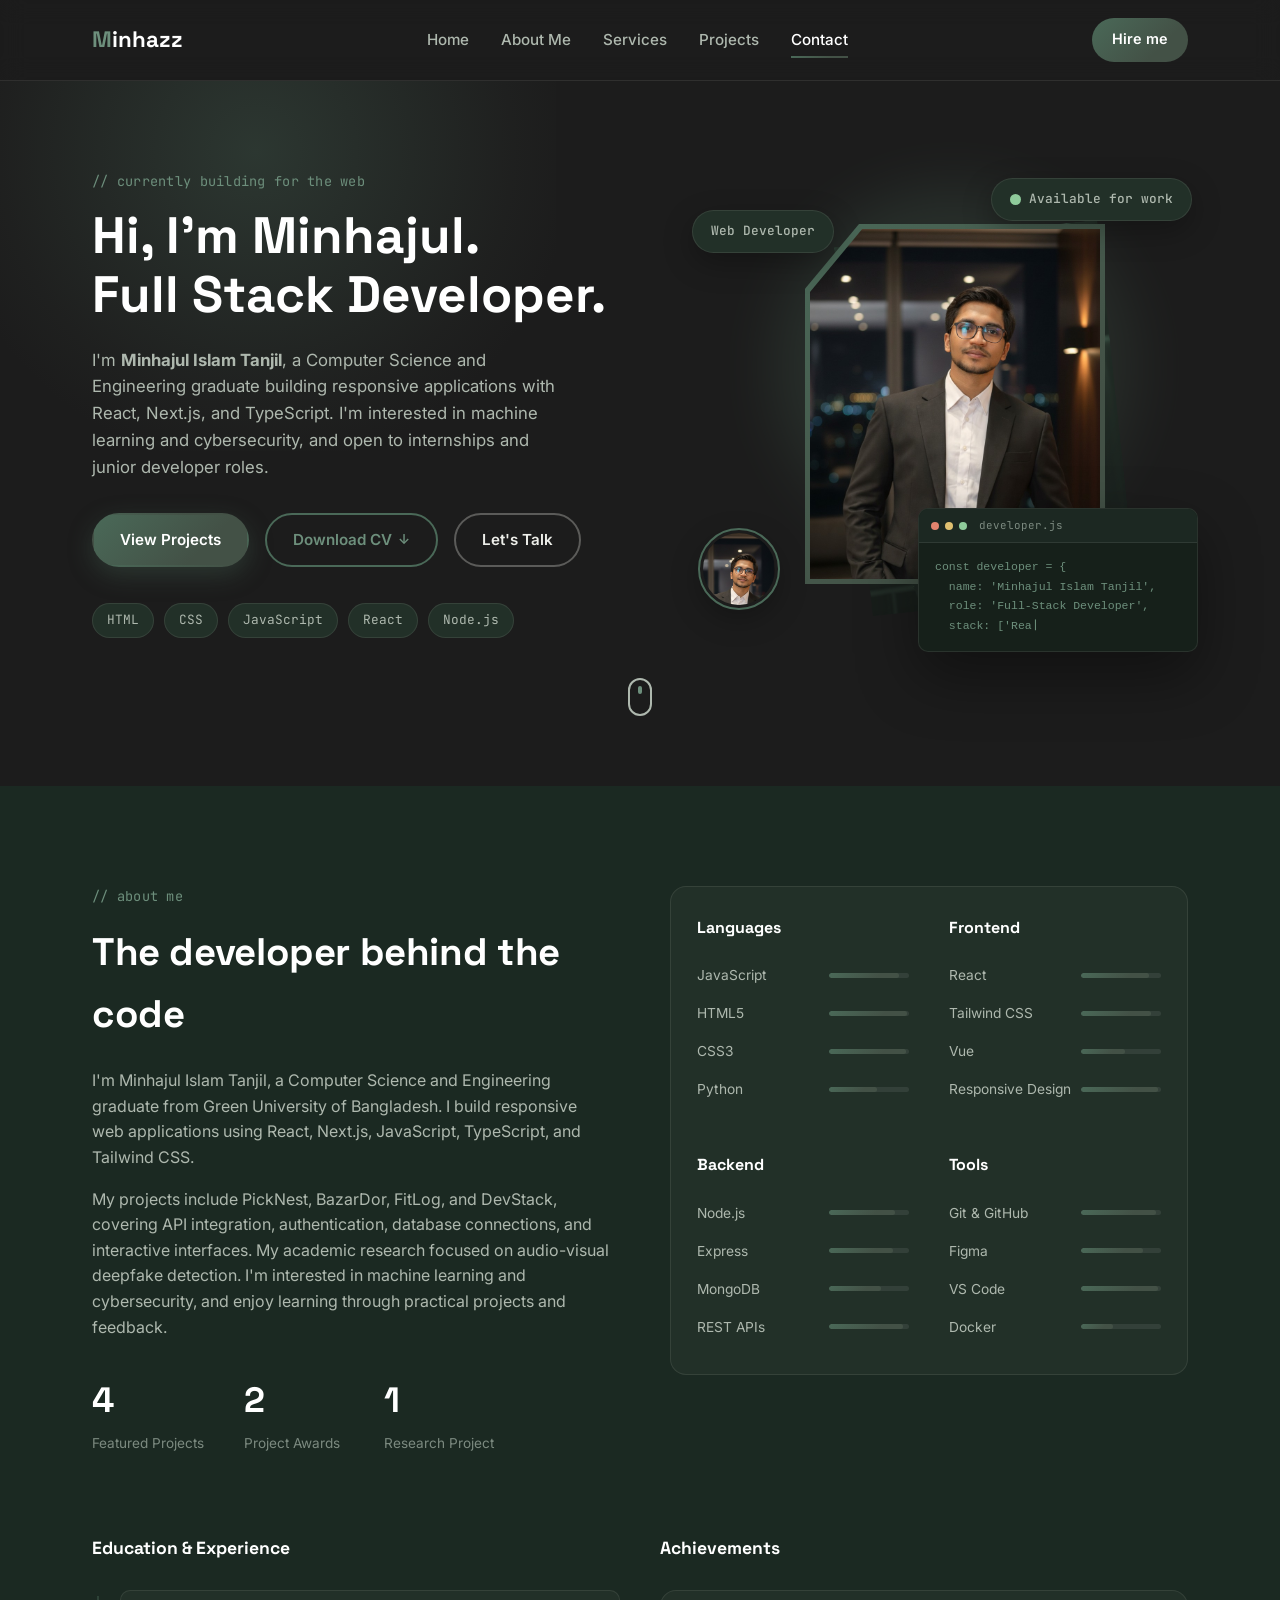
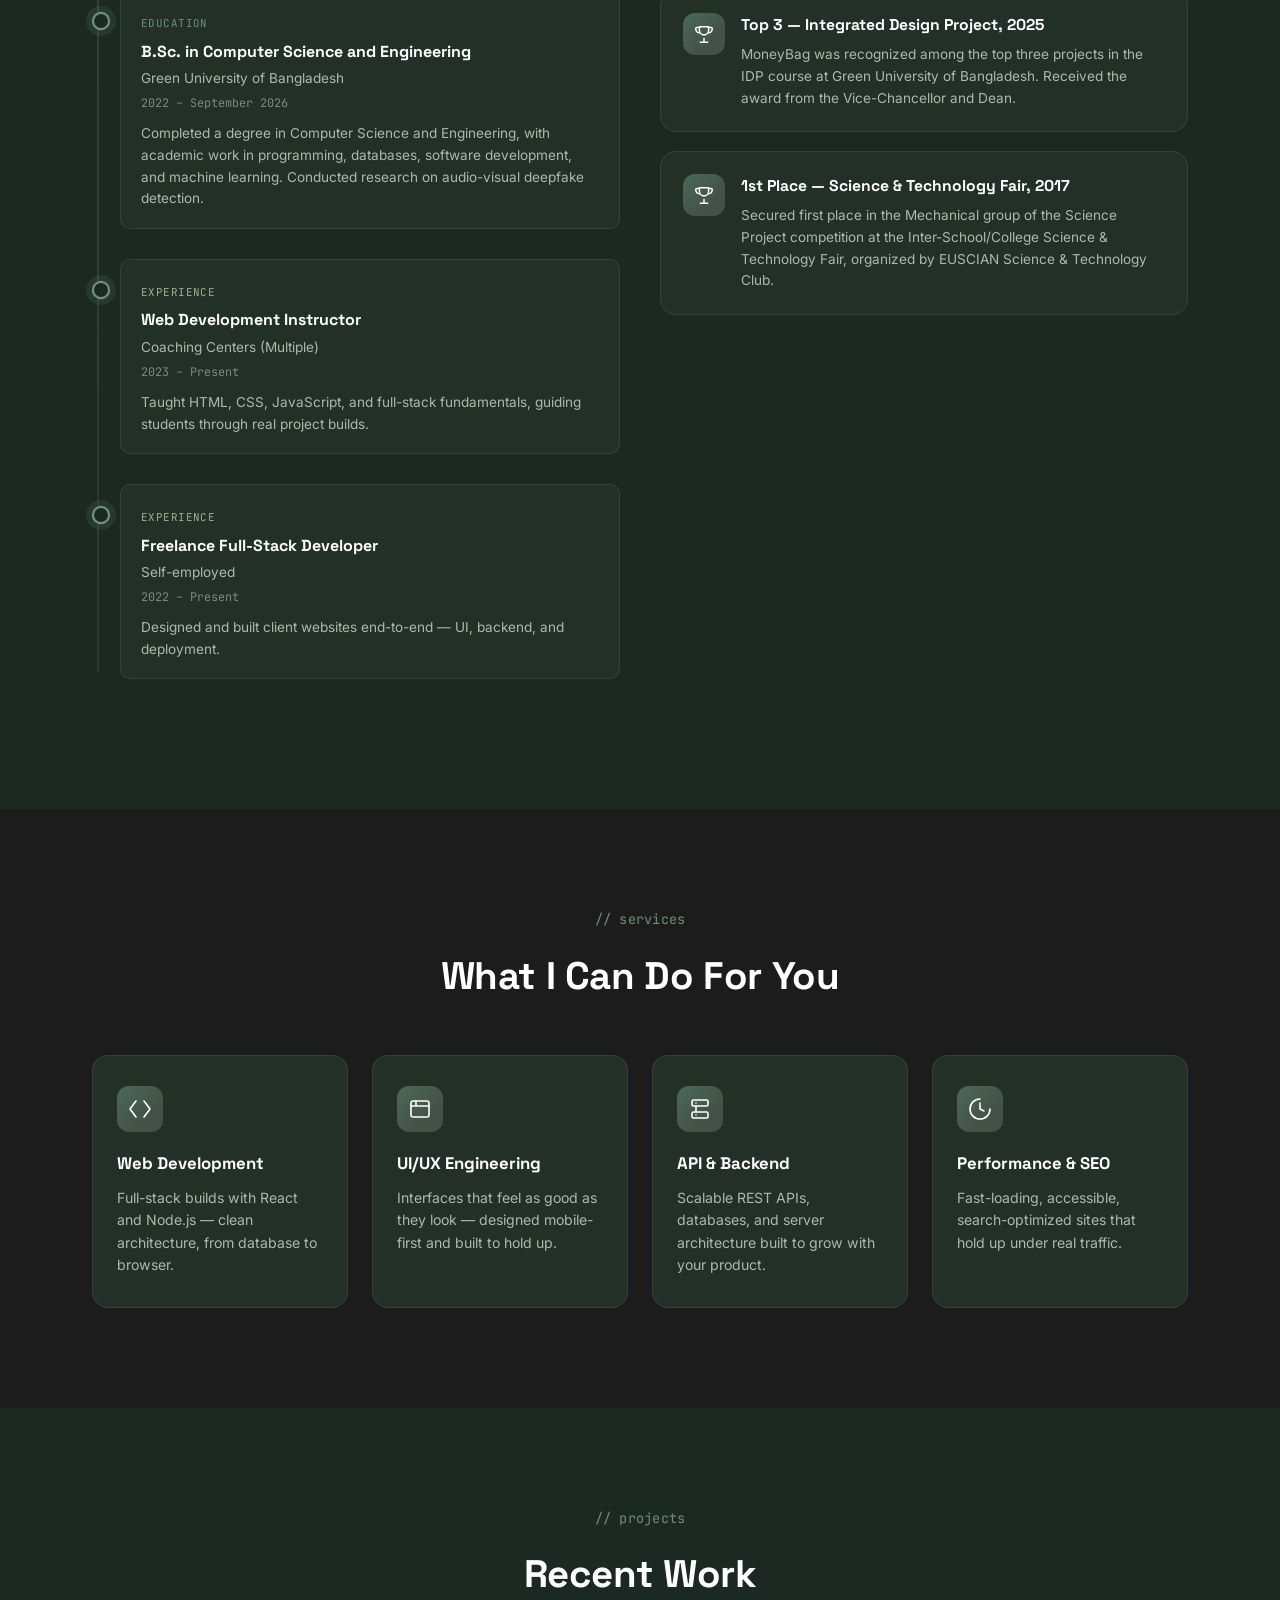
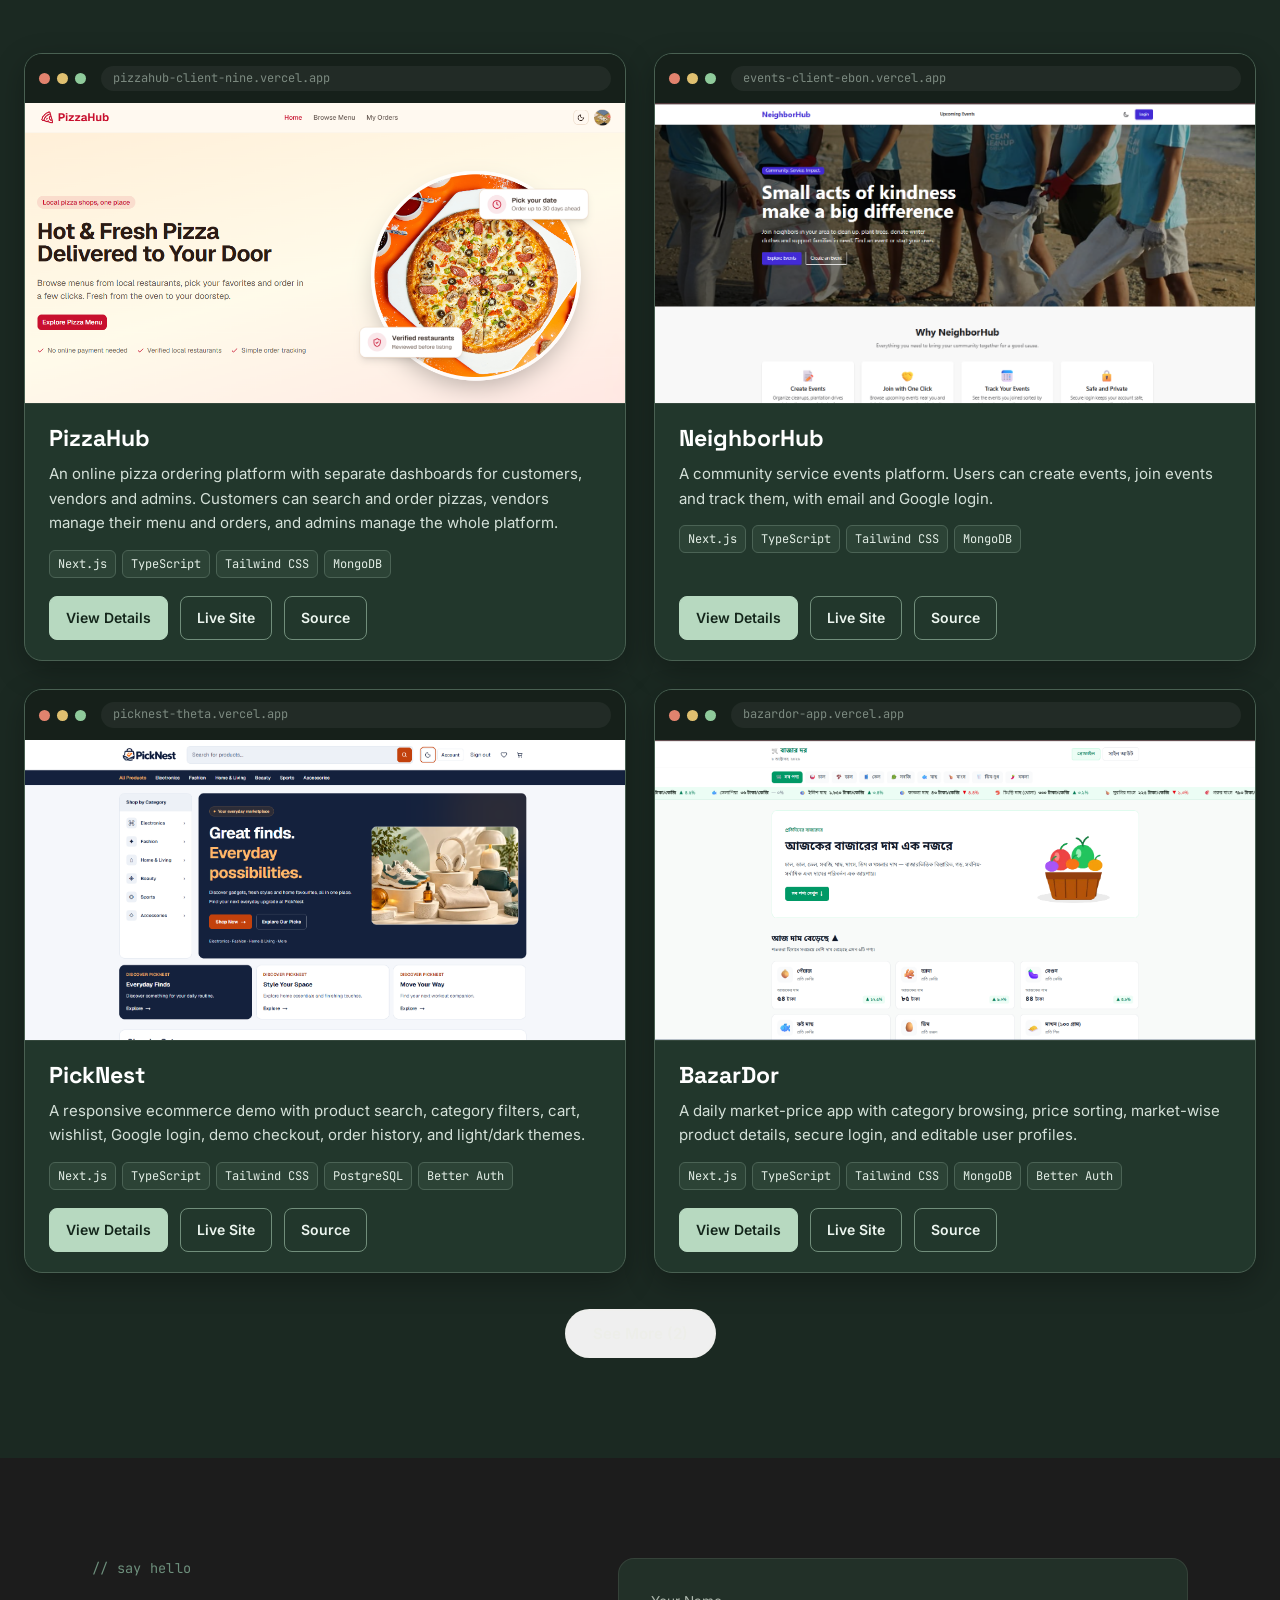
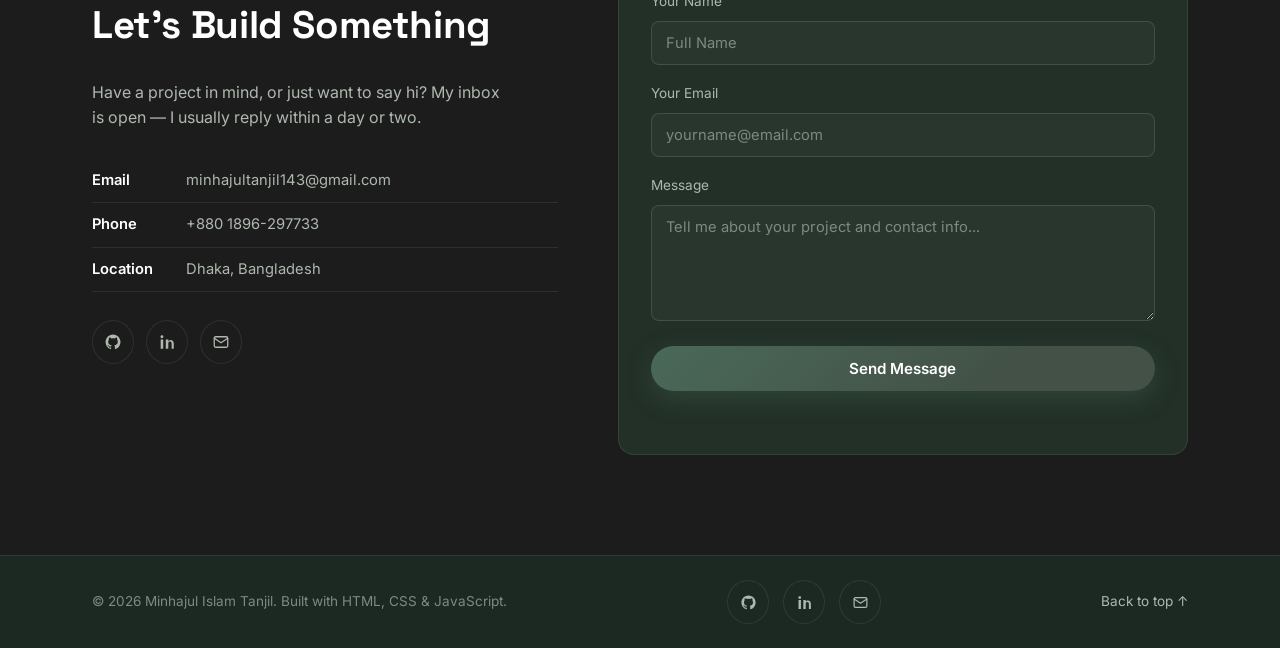
<file: index.html>
<!DOCTYPE html>
<html lang="en">
<head>

  <meta name="google-site-verification" content="hM2teZYd03EvE8UeW2uYf2Or7ngg2fahzRidM8pwPXE" />

  <meta charset="UTF-8">
  <meta name="viewport" content="width=device-width, initial-scale=1.0">

  <title>Minhajul Islam Tanjil | Full Stack Developer Portfolio</title>

  <meta
    name="description"
    content="Minhajul Islam Tanjil is a Computer Science and Engineering graduate from Green University of Bangladesh. Explore his web development projects, skills, research, and contact information."
  >

  <link rel="canonical" href="https://minhaz-portfolio-sooty.vercel.app/">

  <meta property="og:type" content="website">
  <meta property="og:site_name" content="Minhajul Islam Tanjil">
  <meta property="og:title" content="Minhajul Islam Tanjil | Full Stack Developer">
  <meta property="og:description" content="Explore my web development projects, skills, research, and achievements.">
  <meta property="og:url" content="https://minhaz-portfolio-sooty.vercel.app/">
  <meta property="og:image" content="https://minhaz-portfolio-sooty.vercel.app/profile.png">
  <meta property="og:image:alt" content="Minhajul Islam Tanjil">

  <meta name="twitter:card" content="summary">
  <meta name="twitter:title" content="Minhajul Islam Tanjil | Full Stack Developer">
  <meta name="twitter:description" content="Explore my web development projects, skills, research, and achievements.">
  <meta name="twitter:image" content="https://minhaz-portfolio-sooty.vercel.app/profile.png">

  <script type="application/ld+json">
    {
      "@context": "https://schema.org",
      "@type": "ProfilePage",
      "@id": "https://minhaz-portfolio-sooty.vercel.app/#profile",
      "url": "https://minhaz-portfolio-sooty.vercel.app/",
      "name": "Minhajul Islam Tanjil | Developer Portfolio",
      "mainEntity": {
        "@type": "Person",
        "@id": "https://minhaz-portfolio-sooty.vercel.app/#person",
        "name": "Minhajul Islam Tanjil",
        "url": "https://minhaz-portfolio-sooty.vercel.app/",
        "image": "https://minhaz-portfolio-sooty.vercel.app/profile.png",
        "description": "Computer Science and Engineering graduate from Green University of Bangladesh, building responsive web applications with React, Next.js, JavaScript, and TypeScript.",
        "alumniOf": {
          "@type": "CollegeOrUniversity",
          "name": "Green University of Bangladesh"
        },
        "knowsAbout": [
          "Web Development",
          "React",
          "Next.js",
          "JavaScript",
          "TypeScript",
          "Tailwind CSS",
          "Audio-visual Deepfake Detection"
        ],
        "sameAs": [
          "https://www.linkedin.com/in/minhajul-islam-tanjil/",
          "https://github.com/iamminhaz31"
        ]
      }
    }
  </script>

  <link rel="preconnect" href="https://fonts.googleapis.com">
  <link rel="preconnect" href="https://fonts.gstatic.com" crossorigin>
  <link
    href="https://fonts.googleapis.com/css2?family=Space+Grotesk:wght@400;500;600;700&family=Inter:wght@400;500;600;700&family=JetBrains+Mono:wght@400;500;600&display=swap"
    rel="stylesheet"
  >
  <link rel="stylesheet" href="style.css">
</head>
<body>

<div class="scroll-progress" id="scrollProgress"></div>

<!-- NAVBAR -->
<header class="navbar" id="navbar">
  <div class="nav-inner">
    <a href="#top" class="logo">
      <span class="logo-m">M</span><span class="logo-rest">inhazz</span>
    </a>

    <nav class="nav-links" id="navLinks">
      <a href="#top" class="nav-link active" data-section="top">Home</a>
      <a href="#about" class="nav-link" data-section="about">About Me</a>
      <a href="#services" class="nav-link" data-section="services">Services</a>
      <a href="#projects" class="nav-link" data-section="projects">Projects</a>
      <a href="#contact" class="nav-link" data-section="contact">Contact</a>
    </nav>

    <div class="nav-actions">
      <a href="#contact" class="btn-hire">Hire me</a>
      <button type="button" class="nav-toggle" id="navToggle" aria-label="Toggle menu" aria-controls="navLinks" aria-expanded="false">
        <span></span><span></span><span></span>
      </button>
    </div>
  </div>
</header>

<main id="top">

  <!-- HERO -->
  <section class="hero">
    <div class="hero-glow" id="heroGlow"></div>
    <div class="hero-inner">
      <div class="hero-text reveal">
        <p class="eyebrow">// currently building for the web</p>
        <h1>
          Hi, I'm Minhajul.<br>
          Full Stack Developer.
        </h1>
        <p class="hero-sub">
          I'm <strong>Minhajul Islam Tanjil</strong>, a Computer Science and
          Engineering graduate building responsive applications with React,
          Next.js, and TypeScript. I'm interested in machine learning and
          cybersecurity, and open to internships and junior developer roles.
        </p>
        <div class="hero-cta">
          <a href="#projects" class="btn btn-primary magnetic">View Projects</a>
          <a href="assets/Minhajul-Islam-Tanjil-WebDev-CV.pdf" download="Minhajul-Islam-Tanjil-WebDev-CV.pdf" class="btn btn-secondary magnetic" id="downloadCv">Download CV <span class="download-icon">↓</span></a>
          <a href="#contact" class="btn btn-outline magnetic">Let's Talk</a>
        </div>
        <ul class="tech-row">
          <li>HTML</li><li>CSS</li><li>JavaScript</li><li>React</li><li>Node.js</li>
        </ul>
      </div>

      <div class="hero-visual reveal">
        <div class="blob"></div>
        <img src="profile-duotone.png" alt="" class="photo-ghost" aria-hidden="true">

        <div class="photo-clip-outer" id="photoTilt">
          <img src="profile.png" alt="Minhajul Islam Tanjil" class="photo-img">
        </div>

        <img src="profile-bust.png" alt="" class="photo-chip" aria-hidden="true">

        <div class="floating-badge badge-top">
          <span class="dot dot-green"></span> Available for work
        </div>
        <div class="floating-badge badge-left">
          Web Developer
        </div>

        <div class="terminal" aria-hidden="true">
          <div class="terminal-bar">
            <span class="dot dot-red"></span><span class="dot dot-yellow"></span><span class="dot dot-green"></span>
            <span class="terminal-title">developer.js</span>
          </div>
          <pre class="terminal-body"><code id="typewriter"></code><span class="cursor">|</span></pre>
        </div>
      </div>
    </div>

    <a href="#about" class="scroll-cue" aria-label="Scroll to About section">
      <span class="scroll-cue-mouse"><span class="scroll-cue-dot"></span></span>
    </a>
  </section>

  <!-- ABOUT -->
  <section class="about" id="about">
    <div class="section-inner">
      <div class="about-grid">
        <div class="about-copy reveal">
          <p class="eyebrow">// about me</p>
          <h2 class="section-title">The developer behind the code</h2>

          <p class="about-text">
            I'm Minhajul Islam Tanjil, a Computer Science and Engineering
            graduate from Green University of Bangladesh. I build responsive
            web applications using React, Next.js, JavaScript, TypeScript,
            and Tailwind CSS.
          </p>

          <p class="about-text">
            My projects include PickNest, BazarDor, FitLog, and DevStack, covering
            API integration, authentication, database connections, and
            interactive interfaces. My academic research focused on
            audio-visual deepfake detection. I'm interested in machine
            learning and cybersecurity, and enjoy learning through
            practical projects and feedback.
          </p>

          <div class="stats-row">
            <div class="stat">
              <span class="stat-number" data-count="4">4</span>
              <p class="stat-label">Featured Projects</p>
            </div>
            <div class="stat">
              <span class="stat-number" data-count="2">2</span>
              <p class="stat-label">Project Awards</p>
            </div>
            <div class="stat">
              <span class="stat-number" data-count="1">1</span>
              <p class="stat-label">Research Project</p>
            </div>
          </div>
        </div>

        <div class="skills-panel reveal">
          <div class="skills-grid">
            <div class="skill-group">
              <h3>Languages</h3>
              <ul class="skill-list">
                <li><span>JavaScript</span><span class="bar"><i style="--v:88%"></i></span></li>
                <li><span>HTML5</span><span class="bar"><i style="--v:98%"></i></span></li>
                <li><span>CSS3</span><span class="bar"><i style="--v:96%"></i></span></li>
                <li><span>Python</span><span class="bar"><i style="--v:60%"></i></span></li>
              </ul>
            </div>

            <div class="skill-group">
              <h3>Frontend</h3>
              <ul class="skill-list">
                <li><span>React</span><span class="bar"><i style="--v:85%"></i></span></li>
                <li><span>Tailwind CSS</span><span class="bar"><i style="--v:88%"></i></span></li>
                <li><span>Vue</span><span class="bar"><i style="--v:55%"></i></span></li>
                <li><span>Responsive Design</span><span class="bar"><i style="--v:96%"></i></span></li>
              </ul>
            </div>

            <div class="skill-group">
              <h3>Backend</h3>
              <ul class="skill-list">
                <li><span>Node.js</span><span class="bar"><i style="--v:82%"></i></span></li>
                <li><span>Express</span><span class="bar"><i style="--v:80%"></i></span></li>
                <li><span>MongoDB</span><span class="bar"><i style="--v:65%"></i></span></li>
                <li><span>REST APIs</span><span class="bar"><i style="--v:92%"></i></span></li>
              </ul>
            </div>

            <div class="skill-group">
              <h3>Tools</h3>
              <ul class="skill-list">
                <li><span>Git &amp; GitHub</span><span class="bar"><i style="--v:94%"></i></span></li>
                <li><span>Figma</span><span class="bar"><i style="--v:78%"></i></span></li>
                <li><span>VS Code</span><span class="bar"><i style="--v:96%"></i></span></li>
                <li><span>Docker</span><span class="bar"><i style="--v:40%"></i></span></li>
              </ul>
            </div>
          </div>
        </div>
      </div>

      <div class="journey-grid reveal">
        <div class="timeline-col">
          <h3 class="journey-heading">Education &amp; Experience</h3>
          <div class="timeline" id="timelineTrack"></div>
        </div>

        <div class="achievements-col">
          <h3 class="journey-heading">Achievements</h3>
          <div class="achievements-grid" id="achievementsGrid"></div>
        </div>
      </div>
    </div>
  </section>

  <!-- SERVICES -->
  <section class="services" id="services">
    <div class="section-inner">
      <p class="eyebrow center">// services</p>
      <h2 class="section-title center">What I Can Do For You</h2>

      <div class="services-grid">

        <div class="service-card reveal">
          <div class="service-icon">
            <svg viewBox="0 0 24 24" fill="none" stroke="currentColor" stroke-width="1.6"><path d="M8 4 2 12l6 8M16 4l6 8-6 8" stroke-linecap="round" stroke-linejoin="round"/></svg>
          </div>
          <h3>Web Development</h3>
          <p>Full-stack builds with React and Node.js — clean architecture, from database to browser.</p>
        </div>

        <div class="service-card reveal">
          <div class="service-icon">
            <svg viewBox="0 0 24 24" fill="none" stroke="currentColor" stroke-width="1.6"><rect x="3" y="4" width="18" height="16" rx="2"/><path d="M3 9h18M8 4v5" stroke-linecap="round"/></svg>
          </div>
          <h3>UI/UX Engineering</h3>
          <p>Interfaces that feel as good as they look — designed mobile-first and built to hold up.</p>
        </div>

        <div class="service-card reveal">
          <div class="service-icon">
            <svg viewBox="0 0 24 24" fill="none" stroke="currentColor" stroke-width="1.6"><rect x="4" y="3" width="16" height="6" rx="1.4"/><rect x="4" y="15" width="16" height="6" rx="1.4"/><path d="M8 9v6M8 6h.01M8 18h.01" stroke-linecap="round"/></svg>
          </div>
          <h3>API &amp; Backend</h3>
          <p>Scalable REST APIs, databases, and server architecture built to grow with your product.</p>
        </div>

        <div class="service-card reveal">
          <div class="service-icon">
            <svg viewBox="0 0 24 24" fill="none" stroke="currentColor" stroke-width="1.6"><path d="M12 2a10 10 0 1 0 10 10" stroke-linecap="round"/><path d="M12 6v6l4 2" stroke-linecap="round" stroke-linejoin="round"/></svg>
          </div>
          <h3>Performance &amp; SEO</h3>
          <p>Fast-loading, accessible, search-optimized sites that hold up under real traffic.</p>
        </div>

      </div>
    </div>
  </section>

  <!-- PROJECTS -->
  <section class="projects" id="projects">
    <div class="section-inner">
      <p class="eyebrow center">// projects</p>
      <h2 class="section-title center">Recent Work</h2>
      <div class="projects-grid" id="projectsGrid"></div>
    </div>
  </section>

  <!-- CONTACT -->
  <section class="contact" id="contact">
    <div class="section-inner contact-inner">
      <div class="contact-left reveal">
        <p class="eyebrow">// say hello</p>
        <h2 class="section-title">Let's Build Something</h2>
        <p class="contact-copy">
          Have a project in mind, or just want to say hi? My inbox is open —
          I usually reply within a day or two.
        </p>
        <ul class="contact-details">
          <li><strong>Email</strong> <a href="mailto:minhajultanjil143@gmail.com" data-social="email">minhajultanjil143@gmail.com</a></li>
          <li><strong>Phone</strong> <a href="tel:+8801896297733">+880 1896-297733</a></li>
          <li><strong>Location</strong> Dhaka, Bangladesh</li>
        </ul>

        <div class="social-row" id="socialRow"></div>
      </div>

      <form class="contact-form reveal" id="contactForm" action="https://formspree.io/f/mnjkrgyo" method="POST">
        <div class="form-row">
          <label for="name">Your Name</label>
          <input type="text" id="name" name="name" placeholder="Full Name" required>
        </div>
        <div class="form-row">
          <label for="email">Your Email</label>
          <input type="email" id="email" name="email" placeholder="yourname@email.com" required>
        </div>
        <div class="form-row">
          <label for="message">Message</label>
          <textarea id="message" name="message" rows="5" placeholder="Tell me about your project and contact info..." required></textarea>
        </div>
        <button type="submit" class="btn btn-primary form-submit">Send Message</button>
        <p class="form-status" id="formStatus"></p>
      </form>
    </div>
  </section>

</main>

<footer class="footer">
  <div class="section-inner footer-inner">
    <p>© <span id="year"></span> Minhajul Islam Tanjil. Built with HTML, CSS &amp; JavaScript.</p>
    <div class="footer-social" id="footerSocial"></div>
    <a href="#top" class="back-top">Back to top ↑</a>
  </div>
</footer>

<script src="projects-data.js"></script>
<script src="script.js"></script>
</body>
</html>
</file>
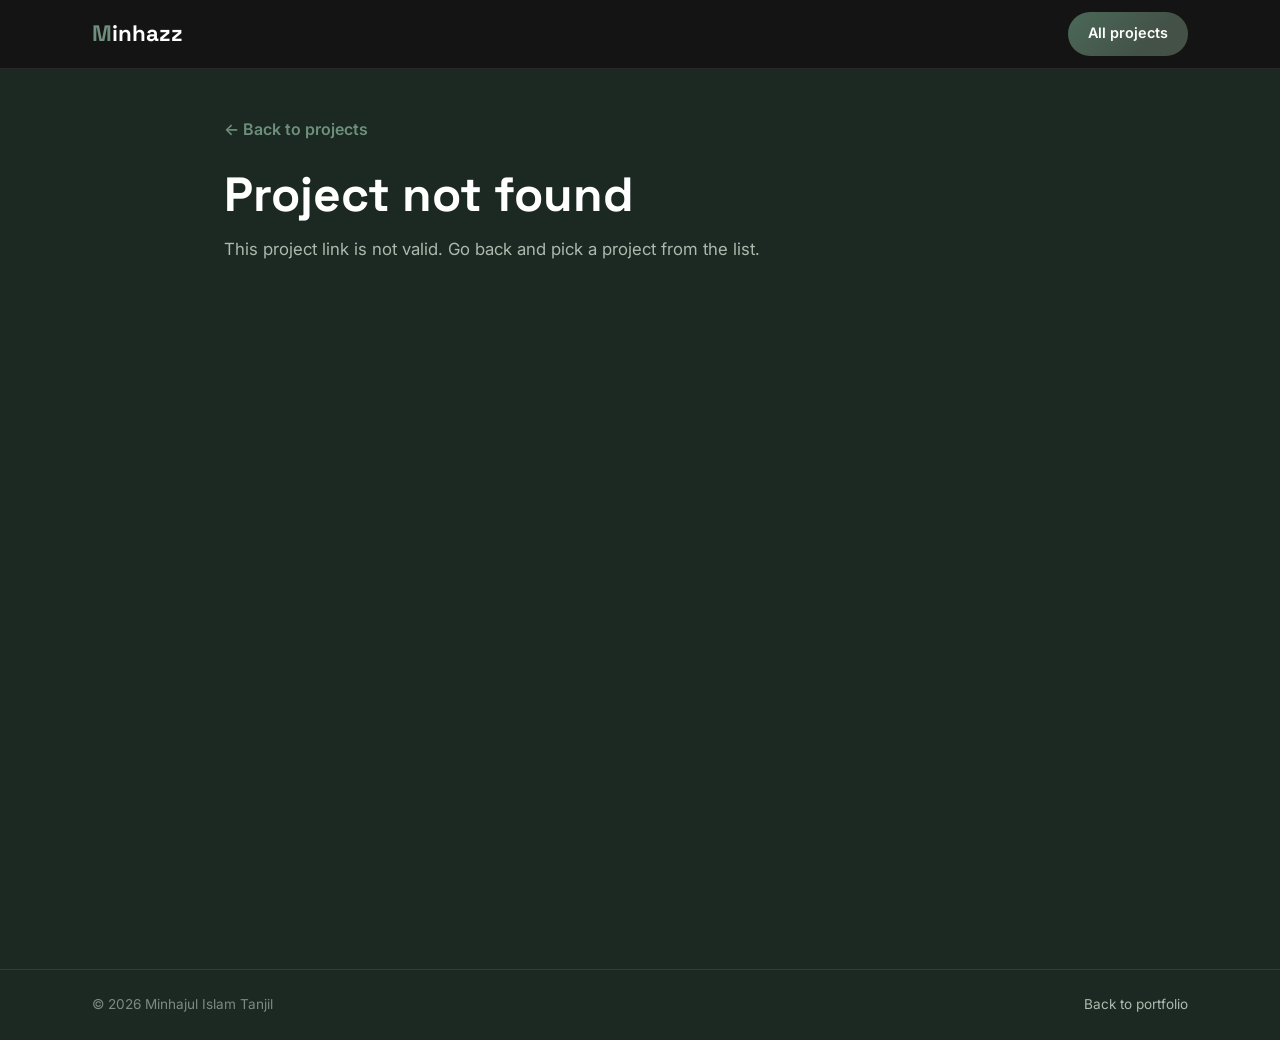
<file: project.html>
<!DOCTYPE html>
<html lang="en">
<head>
  <meta charset="UTF-8">
  <meta name="viewport" content="width=device-width, initial-scale=1.0">
  <title>Project Details | Minhajul Islam Tanjil</title>
  <link rel="preconnect" href="https://fonts.googleapis.com">
  <link rel="preconnect" href="https://fonts.gstatic.com" crossorigin>
  <link href="https://fonts.googleapis.com/css2?family=Space+Grotesk:wght@400;500;600;700&family=Inter:wght@400;500;600;700&family=JetBrains+Mono:wght@400;500;600&display=swap" rel="stylesheet">
  <link rel="stylesheet" href="style.css">
  <link rel="stylesheet" href="project.css">
</head>
<body>

<header class="navbar scrolled">
  <div class="nav-inner">
    <a href="index.html" class="logo"><span class="logo-m">M</span><span class="logo-rest">inhazz</span></a>
    <a href="index.html#projects" class="btn-hire">All projects</a>
  </div>
</header>

<main class="detail-page">
  <div class="detail-wrap" id="projectDetail"></div>
</main>

<footer class="footer">
  <div class="section-inner footer-inner">
    <p>© <span id="year"></span> Minhajul Islam Tanjil</p>
    <a href="index.html" class="back-top">Back to portfolio</a>
  </div>
</footer>

<script src="projects-data.js"></script>
<script src="project.js"></script>
</body>
</html>
</file>
<file: style.css>
/* ===== Design Tokens ===== */
:root{
  --bg: #1c1c1c;
  --bg-deep: #1b2922;
  --surface: #223028;
  --surface-soft: #26332b;
  --moss: #435146;
  --sage: #4a6958;
  --sage-light: #6d8f7c;
  --text: #EDEEE9;
  --text-soft: #AEB8AE;
  --muted: #7C8A80;
  --line: rgba(237, 238, 233, 0.09);
  --white: #FFFFFF;
  --success: #8FCB9B;
  --danger: #E2836E;

  --grad-primary: linear-gradient(135deg, var(--sage), var(--moss) 70%);
  --grad-ambient: radial-gradient(circle, rgba(74,105,88,0.35), rgba(67,81,70,0.08) 60%, transparent 75%);

  --font-display: 'Space Grotesk', sans-serif;
  --font-body: 'Inter', sans-serif;
  --font-mono: 'JetBrains Mono', monospace;

  --radius: 16px;
  --radius-sm: 10px;
  --shadow: 0 10px 30px rgba(0,0,0,0.28);
  --shadow-lg: 0 24px 60px rgba(0,0,0,0.4);
}

*{ margin:0; padding:0; box-sizing:border-box; }

html{ scroll-behavior:smooth; }

body{
  font-family: var(--font-body);
  color: var(--text);
  background: var(--bg);
  line-height: 1.6;
  -webkit-font-smoothing: antialiased;
}

img{ max-width:100%; display:block; }
a{ text-decoration:none; color:inherit; }
ul{ list-style:none; }
button{ font-family:inherit; cursor:pointer; }

.section-inner{
  max-width: 1160px;
  margin: 0 auto;
  padding: 0 32px;
}

.eyebrow{
  font-family: var(--font-mono);
  font-size: 0.85rem;
  color: var(--sage-light);
  letter-spacing: 0.02em;
  margin-bottom: 14px;
}
.eyebrow.center{ text-align:center; }

.section-title{
  font-family: var(--font-display);
  font-weight: 700;
  font-size: clamp(1.8rem, 3vw, 2.4rem);
  margin-bottom: 24px;
  color: var(--white);
  letter-spacing: -0.01em;
}
.section-title.center{ text-align:center; margin-bottom: 48px; }

/* ===== Scroll progress bar ===== */
.scroll-progress{
  position: fixed;
  top: 0; left: 0;
  height: 3px;
  width: 0%;
  background: var(--grad-primary);
  z-index: 300;
  transition: width 0.1s linear;
}

/* ===== Reveal on scroll ===== */
.reveal{
  opacity: 0;
  transform: translateY(24px);
  transition: opacity 0.7s ease, transform 0.7s ease;
}
.reveal.is-visible{
  opacity: 1;
  transform: translateY(0);
}
@media (prefers-reduced-motion: reduce){
  .reveal{ opacity:1; transform:none; transition:none; }
  *{ animation-duration: 0.001ms !important; animation-iteration-count: 1 !important; transition-duration: 0.001ms !important; }
}

/* ===== Buttons ===== */
.btn{
  display:inline-flex;
  align-items:center;
  justify-content:center;
  padding: 13px 26px;
  border-radius: 999px;
  font-weight: 600;
  font-size: 0.95rem;
  transition: transform 0.2s ease, box-shadow 0.2s ease, background 0.2s ease, border-color 0.2s ease;
  border: 2px solid transparent;
  will-change: transform;
}
.btn-primary{
  background: var(--grad-primary);
  color: var(--white);
  box-shadow: 0 8px 24px rgba(74,105,88,0.35);
}
.btn-primary:hover{
  box-shadow: 0 12px 32px rgba(74,105,88,0.5);
  transform: translateY(-2px);
}
.btn-outline{
  border-color: rgba(237,238,233,0.3);
  color: var(--text);
}
.btn-outline:hover{
  background: var(--text);
  color: var(--bg);
  transform: translateY(-2px);
}

/* ===== Navbar ===== */
.navbar{
  position: sticky;
  top: 0;
  z-index: 200;
  background: rgba(28, 28, 28, 0.75);
  backdrop-filter: blur(12px);
  border-bottom: 1px solid var(--line);
  transition: padding 0.25s ease, background 0.25s ease;
}
.navbar.scrolled{
  background: rgba(20, 20, 20, 0.92);
}
.nav-inner{
  max-width: 1160px;
  margin: 0 auto;
  padding: 18px 32px;
  display:flex;
  align-items:center;
  justify-content:space-between;
  transition: padding 0.25s ease;
}
.navbar.scrolled .nav-inner{ padding: 12px 32px; }

.logo{
  font-family: var(--font-display);
  font-weight: 700;
  font-size: 1.4rem;
}
.logo-m{ color: var(--sage-light); }
.logo-rest{ color: var(--white); }

.nav-links{
  display:flex;
  gap: 32px;
}
.nav-links a{
  font-weight: 500;
  font-size: 0.95rem;
  color: var(--text-soft);
  position: relative;
  transition: color 0.2s ease;
}
.nav-links a:hover{ color: var(--white); }
.nav-links a::after{
  content:'';
  position:absolute;
  left:0; bottom:-6px;
  width:0; height:2px;
  background: var(--grad-primary);
  transition: width 0.2s ease;
}
.nav-links a:hover::after,
.nav-links a.active::after{ width:100%; }
.nav-links a.active{ color: var(--white); }

.btn-secondary{
  background: transparent;
  border-color: var(--sage);
  color: var(--sage-light);
}
.btn-secondary:hover{
  background: var(--sage);
  color: var(--white);
  transform: translateY(-2px);
  box-shadow: var(--shadow);
}
.download-icon{
  margin-left: 6px;
  font-size: 0.9em;
  display: inline-block;
  transition: transform 0.2s ease;
}
.btn-secondary:hover .download-icon{
  transform: translateY(2px);
}

.nav-actions{
  display:flex;
  align-items:center;
  gap: 18px;
}
.btn-hire{
  background: var(--grad-primary);
  padding: 9px 20px;
  border-radius: 999px;
  font-weight: 600;
  font-size: 0.9rem;
  color: var(--white);
  transition: all 0.2s ease;
}
.btn-hire:hover{
  filter: brightness(1.1);
  transform: translateY(-1px);
}

.nav-toggle{
  display:none;
  flex-direction:column;
  gap:5px;
  background:none;
  border:none;
  padding:6px;
}
.nav-toggle span{
  width: 24px;
  height: 2px;
  background: var(--text);
  border-radius: 2px;
  transition: transform 0.25s ease, opacity 0.25s ease;
}
.nav-toggle.open span:nth-child(1){ transform: translateY(7px) rotate(45deg); }
.nav-toggle.open span:nth-child(2){ opacity:0; }
.nav-toggle.open span:nth-child(3){ transform: translateY(-7px) rotate(-45deg); }

/* ===== Hero ===== */
.hero{
  position: relative;
  background: var(--bg);
  padding: 90px 0 70px;
  overflow: hidden;
}
.hero-glow{
  position: absolute;
  inset: 0;
  background: var(--grad-ambient);
  width: 600px; height: 600px;
  left: var(--mx, 20%);
  top: var(--my, 10%);
  transform: translate(-50%, -50%);
  pointer-events: none;
  transition: left 0.6s ease, top 0.6s ease;
  z-index: 0;
}
.hero-inner{
  position: relative;
  z-index: 1;
  max-width: 1160px;
  margin: 0 auto;
  padding: 0 32px;
  display:grid;
  grid-template-columns: 1.1fr 0.9fr;
  gap: 60px;
  align-items:center;
}
.hero h1{
  font-family: var(--font-display);
  font-weight: 700;
  font-size: clamp(2.2rem, 4vw, 3.2rem);
  line-height: 1.15;
  margin-bottom: 22px;
  color: var(--white);
}
.hero-sub{
  color: var(--text-soft);
  font-size: 1.05rem;
  max-width: 480px;
  margin-bottom: 32px;
}
.hero-cta{
  display:flex;
  gap: 16px;
  margin-bottom: 36px;
  flex-wrap: wrap;
}
.tech-row{
  display:flex;
  gap: 10px;
  flex-wrap: wrap;
}
.tech-row li{
  font-family: var(--font-mono);
  font-size: 0.8rem;
  background: var(--surface);
  border: 1px solid var(--line);
  padding: 6px 14px;
  border-radius: 999px;
  color: var(--text-soft);
}

/* Hero photo */
.hero-visual{
  position:relative;
  display:flex;
  align-items:center;
  justify-content:center;
  min-height: 460px;
}
.blob{
  position:absolute;
  width: 360px; height: 360px;
  background: linear-gradient(135deg, var(--sage), var(--moss));
  opacity: 0.28;
  border-radius: 50%;
  top: 42%; left: 50%;
  transform: translate(-50%, -50%);
  z-index: 0;
  filter: blur(30px);
  animation: blob-pulse 6s ease-in-out infinite;
}
@keyframes blob-pulse{
  0%, 100%{ transform: translate(-50%, -50%) scale(1); }
  50%{ transform: translate(-50%, -50%) scale(1.08); }
}
/* Duotone echo layer sitting behind the main cutout */
.photo-ghost{
  position: absolute;
  z-index: 0;
  width: 250px;
  height: 350px;
  object-fit: cover;
  object-position: center 12%;
  clip-path: polygon(0% 0%, 100% 0%, 100% 88%, 88% 100%, 0% 100%);
  opacity: 0.55;
  filter: saturate(1.1);
  top: 50%; left: 50%;
  transform: translate(-38%, -46%) rotate(-6deg) scale(1.06);
  animation: ghost-drift 7s ease-in-out infinite;
}
@keyframes ghost-drift{
  0%, 100%{ transform: translate(-38%, -46%) rotate(-6deg) scale(1.06); }
  50%{ transform: translate(-36%, -44%) rotate(-4deg) scale(1.09); }
}

/* Main photo: angular cutout, gradient border, mouse-tilt */
.photo-clip-outer{
  position: relative;
  z-index: 1;
  width: 300px;
  height: 360px;
  padding: 5px;
  background: var(--grad-primary);
  clip-path: polygon(18% 0%, 100% 0%, 100% 82%, 82% 100%, 0% 100%, 0% 18%);
  box-shadow: var(--shadow-lg);
  transform-style: preserve-3d;
  transition: transform 0.15s ease-out;
  will-change: transform;
}
.photo-img{
  width: 100%;
  height: 100%;
  object-fit: cover;
  object-position: center 15%;
  display:block;
  clip-path: polygon(18% 0%, 100% 0%, 100% 82%, 82% 100%, 0% 100%, 0% 18%);
}

/* Small circular bust chip layered accent */
.photo-chip{
  position: absolute;
  z-index: 2;
  width: 78px;
  height: 78px;
  object-fit: cover;
  object-position: center 12%;
  border-radius: 50%;
  border: 3px solid var(--bg);
  outline: 2px solid var(--sage);
  box-shadow: var(--shadow);
  bottom: 26px;
  left: -22px;
  animation: float 4.5s ease-in-out infinite;
  animation-delay: 0.4s;
  transition: transform 0.3s ease;
}
.hero-visual:hover .photo-chip{
  transform: scale(1.08) rotate(-4deg);
}
.dot{
  width: 11px; height: 11px;
  border-radius: 50%;
  display:inline-block;
}
.dot-red{ background:#E2836E; }
.dot-yellow{ background:#E0C070; }
.dot-green{ background:#8FCB9B; }

.floating-badge{
  position:absolute;
  z-index: 2;
  background: var(--surface);
  border: 1px solid var(--line);
  border-radius: 999px;
  padding: 10px 18px;
  font-family: var(--font-mono);
  font-size: 0.8rem;
  font-weight: 500;
  color: var(--text-soft);
  box-shadow: var(--shadow);
  display:flex;
  align-items:center;
  gap: 8px;
  animation: float 4s ease-in-out infinite;
}
@keyframes float{
  0%, 100%{ transform: translateY(0); }
  50%{ transform: translateY(-6px); }
}
.badge-top{
  top: 4px;
  right: -4px;
  animation-delay: 0.2s;
}
.badge-left{
  top: 36px;
  left: -30px;
  animation-delay: 1s;
}

/* Signature: animated terminal */
.terminal{
  position: absolute;
  z-index: 3;
  bottom: -18px;
  right: -10px;
  width: 280px;
  background: #16201a;
  border: 1px solid var(--line);
  border-radius: var(--radius-sm);
  box-shadow: var(--shadow-lg);
  overflow: hidden;
  animation: float 5s ease-in-out infinite;
  animation-delay: 0.5s;
}
.terminal-bar{
  display:flex;
  align-items:center;
  gap: 6px;
  padding: 8px 12px;
  background: #1c2822;
  border-bottom: 1px solid var(--line);
}
.terminal-bar .dot{ width: 8px; height: 8px; }
.terminal-title{
  font-family: var(--font-mono);
  font-size: 0.68rem;
  color: var(--muted);
  margin-left: 6px;
}
.terminal-body{
  padding: 14px 16px;
  font-family: var(--font-mono);
  font-size: 0.72rem;
  line-height: 1.6;
  color: var(--sage-light);
  min-height: 108px;
  white-space: pre-wrap;
  word-break: break-word;
}
.cursor{
  color: var(--sage-light);
  animation: blink 1s step-end infinite;
}
@keyframes blink{ 50%{ opacity:0; } }

@media (max-width: 500px){
  .photo-clip-outer{ width: 240px; height: 290px; }
  .photo-ghost{ width: 200px; height: 280px; }
  .photo-chip{ width: 60px; height: 60px; left: -12px; bottom: 14px; }
  .badge-left{ left: 4px; top: 10px; }
  .badge-top{ right: 0; }
  .terminal{ width: 230px; right: -6px; }
}

/* Scroll cue */
.scroll-cue{
  position: relative;
  z-index: 1;
  display: flex;
  justify-content: center;
  margin-top: 40px;
}
.scroll-cue-mouse{
  width: 24px; height: 38px;
  border: 2px solid var(--text-soft);
  border-radius: 14px;
  display: flex;
  justify-content: center;
  padding-top: 6px;
}
.scroll-cue-dot{
  width: 4px; height: 8px;
  background: var(--sage-light);
  border-radius: 2px;
  animation: scroll-cue 1.6s ease infinite;
}
@keyframes scroll-cue{
  0%{ opacity: 1; transform: translateY(0); }
  70%{ opacity: 0; transform: translateY(10px); }
  100%{ opacity: 0; transform: translateY(0); }
}

/* ===== About ===== */
.about{ padding: 100px 0; background: var(--bg-deep); }
.about-grid{
  display: grid;
  grid-template-columns: 1fr 1fr;
  gap: 60px;
  align-items: start;
}
.about-text{
  color: var(--text-soft);
  margin-bottom: 16px;
  max-width: 520px;
}
.stats-row{
  display: flex;
  gap: 40px;
  margin-top: 32px;
  flex-wrap: wrap;
}
.stat{ min-width: 100px; }
.stat-number, .stat-suffix{
  font-family: var(--font-display);
  font-weight: 700;
  font-size: 2.2rem;
  color: var(--white);
}
.stat-suffix{ color: var(--sage-light); }
.stat-label{
  font-size: 0.85rem;
  color: var(--muted);
  margin-top: 4px;
}

.skills-panel{
  background: var(--surface);
  border: 1px solid var(--line);
  border-radius: var(--radius);
  padding: 8px;
}
.skills-grid{
  display:grid;
  grid-template-columns: repeat(2, 1fr);
  gap: 4px;
}
.skill-group{
  padding: 20px 18px;
}
.skill-group h3{
  font-family: var(--font-display);
  font-size: 1rem;
  margin-bottom: 16px;
  color: var(--white);
}
.skill-list li{
  display:flex;
  justify-content:space-between;
  align-items:center;
  padding: 8px 0;
  font-size: 0.86rem;
  gap: 10px;
}
.skill-list li span:first-child{ color: var(--text-soft); flex-shrink: 0; }
.bar{
  flex: 1;
  max-width: 80px;
  height: 5px;
  background: rgba(255,255,255,0.08);
  border-radius: 999px;
  overflow: hidden;
  display: block;
}
.bar i{
  display: block;
  height: 100%;
  width: 0;
  background: var(--grad-primary);
  border-radius: 999px;
  transition: width 1.2s cubic-bezier(.16,1,.3,1);
}
.bar.filled i{ width: var(--v); }

/* ===== Journey: Education, Experience, Achievements ===== */
.journey-grid{
  margin-top: 80px;
  display: grid;
  grid-template-columns: 1.1fr 0.9fr;
  gap: 60px;
}
.journey-heading{
  font-family: var(--font-display);
  font-size: 1.1rem;
  color: var(--white);
  margin-bottom: 28px;
}

.timeline{
  position: relative;
  padding-left: 28px;
}
.timeline::before{
  content: '';
  position: absolute;
  left: 5px; top: 6px; bottom: 6px;
  width: 2px;
  background: linear-gradient(var(--sage), var(--moss));
  opacity: 0.4;
}
.timeline-item{
  position: relative;
  margin-bottom: 30px;
  padding: 18px 20px;
  background: var(--surface);
  border: 1px solid var(--line);
  border-radius: var(--radius-sm);
  transition: transform 0.25s ease, border-color 0.25s ease, background 0.25s ease;
}
.timeline-item:hover{
  transform: translateX(6px);
  border-color: var(--sage);
  background: var(--surface-soft);
}
.timeline-item::before{
  content: '';
  position: absolute;
  left: -28px; top: 22px;
  width: 12px; height: 12px;
  border-radius: 50%;
  background: var(--bg-deep);
  border: 2px solid var(--sage-light);
  transition: transform 0.3s ease, box-shadow 0.3s ease;
}
.timeline-item.in-view::before{
  transform: scale(1.15);
  box-shadow: 0 0 0 5px rgba(74,105,88,0.25);
}
.timeline-type{
  font-family: var(--font-mono);
  font-size: 0.68rem;
  letter-spacing: 0.04em;
  text-transform: uppercase;
  color: var(--sage-light);
  margin-bottom: 6px;
  display: inline-block;
}
.timeline-item.type-experience .timeline-type{ color: #9db08e; }
.timeline-item h4{
  font-family: var(--font-display);
  font-size: 1rem;
  color: var(--white);
  margin-bottom: 4px;
}
.timeline-org{
  font-size: 0.85rem;
  color: var(--text-soft);
  margin-bottom: 4px;
}
.timeline-period{
  font-family: var(--font-mono);
  font-size: 0.74rem;
  color: var(--muted);
  margin-bottom: 10px;
  display: block;
}
.timeline-detail{
  font-size: 0.85rem;
  color: var(--text-soft);
}

.achievements-grid{
  display: grid;
  grid-template-columns: 1fr;
  gap: 18px;
}
.achievement-card{
  position: relative;
  background: var(--surface);
  border: 1px solid var(--line);
  border-radius: var(--radius);
  padding: 22px 22px;
  display: flex;
  gap: 16px;
  align-items: flex-start;
  transform-style: preserve-3d;
  transition: transform 0.2s ease-out, border-color 0.25s ease, box-shadow 0.25s ease;
  will-change: transform;
}
.achievement-card:hover{
  border-color: var(--sage);
  box-shadow: var(--shadow);
}
.achievement-icon{
  flex-shrink: 0;
  width: 42px; height: 42px;
  border-radius: 12px;
  background: var(--grad-primary);
  display: flex;
  align-items: center;
  justify-content: center;
  color: var(--white);
}
.achievement-icon svg{ width: 22px; height: 22px; }
.achievement-card h4{
  font-family: var(--font-display);
  font-size: 0.98rem;
  color: var(--white);
  margin-bottom: 6px;
}
.achievement-card p{
  font-size: 0.85rem;
  color: var(--text-soft);
}

@media (max-width: 980px){
  .journey-grid{ grid-template-columns: 1fr; gap: 48px; }
}

/* ===== Services ===== */
.services{ padding: 100px 0; background: var(--bg); }
.services-grid{
  display: grid;
  grid-template-columns: repeat(4, 1fr);
  gap: 24px;
}
.service-card{
  background: var(--surface);
  border: 1px solid var(--line);
  border-radius: var(--radius);
  padding: 30px 24px;
  transition: transform 0.25s ease, border-color 0.25s ease, background 0.25s ease;
}
.service-card:hover{
  transform: translateY(-6px);
  border-color: var(--sage);
  background: var(--surface-soft);
}
.service-icon{
  width: 46px; height: 46px;
  border-radius: 12px;
  background: var(--grad-primary);
  display: flex;
  align-items: center;
  justify-content: center;
  margin-bottom: 18px;
  color: var(--white);
}
.service-icon svg{ width: 24px; height: 24px; }
.service-card h3{
  font-family: var(--font-display);
  font-size: 1.05rem;
  margin-bottom: 10px;
  color: var(--white);
}
.service-card p{
  font-size: 0.88rem;
  color: var(--text-soft);
}

/* ===== Projects ===== */
.projects{ padding: 100px 0; background: var(--bg-deep); }
.projects-grid{
  display:grid;
  grid-template-columns: repeat(3, 1fr);
  gap: 28px;
}
.project-card{
  background: var(--surface);
  border: 1px solid var(--line);
  border-radius: var(--radius);
  overflow: hidden;
  box-shadow: var(--shadow);
  transition: transform 0.25s ease, box-shadow 0.25s ease;
}
.project-card:hover{
  transform: translateY(-6px);
  box-shadow: var(--shadow-lg);
}
.browser-frame{ border-bottom: 1px solid var(--line); }
.browser-bar{
  display:flex;
  align-items:center;
  gap: 7px;
  padding: 10px 14px;
  background: #16201a;
}
.browser-url{
  font-family: var(--font-mono);
  font-size: 0.72rem;
  color: var(--muted);
  background: rgba(255,255,255,0.05);
  padding: 3px 12px;
  border-radius: 999px;
  margin-left: 8px;
  flex:1;
}
.browser-screen{
  height: 170px;
  display:flex;
  align-items:center;
  justify-content:center;
  background-size: 200% 200%;
  transition: background-position 0.6s ease;
}
.project-card:hover .browser-screen{ background-position: 100% 100%; }
.screen-label{
  font-family: var(--font-display);
  font-weight: 700;
  font-size: 1.3rem;
  color: rgba(255,255,255,0.92);
  letter-spacing: 0.02em;
}

.project-info{ padding: 22px 24px 26px; }
.project-info h3{
  font-family: var(--font-display);
  font-size: 1.15rem;
  margin-bottom: 8px;
  color: var(--white);
}
.project-info p{
  color: var(--text-soft);
  font-size: 0.92rem;
  margin-bottom: 16px;
}
.tag-row{
  display:flex;
  gap:8px;
  flex-wrap:wrap;
  margin-bottom: 18px;
}
.tag-row li{
  font-family: var(--font-mono);
  font-size: 0.72rem;
  background: rgba(255,255,255,0.05);
  padding: 4px 10px;
  border-radius: 6px;
  color: var(--text-soft);
}
.project-links{ display:flex; gap:18px; }
.link-arrow{
  font-weight:600;
  font-size:0.88rem;
  color: var(--sage-light);
  transition: opacity 0.2s ease;
}
.link-arrow:hover{ opacity:0.7; }

/* ===== Blog ===== */
.blog{ padding: 100px 0; background: var(--bg); }
.blog-grid{
  display: grid;
  grid-template-columns: repeat(3, 1fr);
  gap: 28px;
}
.blog-card{
  background: var(--surface);
  border: 1px solid var(--line);
  border-radius: var(--radius);
  padding: 26px;
  transition: transform 0.25s ease, border-color 0.25s ease;
  display: flex;
  flex-direction: column;
}
.blog-card:hover{
  transform: translateY(-6px);
  border-color: var(--sage);
}
.blog-tag{
  font-family: var(--font-mono);
  font-size: 0.7rem;
  color: var(--sage-light);
  margin-bottom: 12px;
}
.blog-card h3{
  font-family: var(--font-display);
  font-size: 1.05rem;
  color: var(--white);
  margin-bottom: 10px;
}
.blog-card p{
  font-size: 0.88rem;
  color: var(--text-soft);
  margin-bottom: 18px;
  flex: 1;
}
.blog-meta{
  display: flex;
  justify-content: space-between;
  align-items: center;
  font-size: 0.78rem;
  color: var(--muted);
}
.blog-meta a{
  color: var(--sage-light);
  font-weight: 600;
}

/* ===== Testimonials ===== */
.testimonials{ padding: 100px 0; background: var(--bg-deep); }
.testimonials-grid{
  display:grid;
  grid-template-columns: repeat(3, 1fr);
  gap: 24px;
}
.testimonial-card{
  background: var(--surface);
  border: 1px solid var(--line);
  border-radius: var(--radius);
  padding: 28px 26px;
  transition: transform 0.25s ease, border-color 0.25s ease;
}
.testimonial-card:hover{
  transform: translateY(-4px);
  border-color: var(--sage);
}
.stars{
  color: var(--sage-light);
  letter-spacing: 2px;
  margin-bottom: 14px;
}
.quote{
  font-size: 0.95rem;
  color: var(--text-soft);
  margin-bottom: 22px;
  min-height: 90px;
}
.testimonial-person{
  display:flex;
  align-items:center;
  gap: 12px;
}
.avatar{
  width: 40px; height:40px;
  border-radius: 50%;
  color: var(--white);
  font-family: var(--font-mono);
  font-weight:600;
  font-size: 0.8rem;
  display:flex;
  align-items:center;
  justify-content:center;
  flex-shrink:0;
  background: var(--grad-primary);
}
.person-name{ font-weight:600; font-size:0.92rem; color: var(--white); }
.person-role{ font-size:0.8rem; color: var(--muted); }

/* ===== Contact ===== */
.contact{ padding: 100px 0; background: var(--bg); }
.contact-inner{
  display:grid;
  grid-template-columns: 0.9fr 1.1fr;
  gap: 60px;
}
.contact-copy{
  color: var(--text-soft);
  margin-bottom: 28px;
  max-width: 420px;
}
.contact-details li{
  padding: 10px 0;
  border-bottom: 1px solid var(--line);
  font-size: 0.92rem;
  color: var(--text-soft);
}
.contact-details strong{
  color: var(--white);
  display:inline-block;
  width: 90px;
  font-weight:600;
}
.contact-details a:hover{ color: var(--sage-light); }

.social-row{
  display: flex;
  gap: 12px;
  margin-top: 28px;
}
.social-icon{
  width: 42px; height: 42px;
  border-radius: 50%;
  border: 1px solid var(--line);
  display: flex;
  align-items: center;
  justify-content: center;
  color: var(--text-soft);
  transition: all 0.2s ease;
}
.social-icon svg{ width: 18px; height: 18px; }
.social-icon:hover{
  background: var(--grad-primary);
  color: var(--white);
  border-color: transparent;
  transform: translateY(-3px);
}

.contact-form{
  background: var(--surface);
  border: 1px solid var(--line);
  padding: 32px;
  border-radius: var(--radius);
}
.form-row{ margin-bottom: 18px; }
.form-row label{
  display:block;
  font-size: 0.85rem;
  margin-bottom: 8px;
  color: var(--text-soft);
}
.form-row input,
.form-row textarea{
  width:100%;
  padding: 12px 14px;
  border-radius: 8px;
  border: 1px solid rgba(255,255,255,0.12);
  background: rgba(255,255,255,0.03);
  color: var(--white);
  font-family: var(--font-body);
  font-size: 0.92rem;
  resize: vertical;
  transition: border-color 0.2s ease;
}
.form-row input::placeholder,
.form-row textarea::placeholder{ color: var(--muted); }
.form-row input:focus,
.form-row textarea:focus{
  outline: none;
  border-color: var(--sage);
}
.form-submit{ width:100%; border:none; }
.form-status{
  margin-top: 14px;
  font-size: 0.88rem;
  color: var(--success);
  min-height: 1.2em;
}

/* ===== Footer ===== */
.footer{
  background: var(--bg-deep);
  border-top: 1px solid var(--line);
  padding: 24px 0;
}
.footer-inner{
  display:flex;
  justify-content:space-between;
  align-items:center;
  flex-wrap:wrap;
  gap: 14px;
}
.footer p{ color: var(--muted); font-size:0.85rem; }
.footer-social{ display: flex; gap: 14px; }
.footer-social a{ color: var(--text-soft); transition: color 0.2s ease; }
.footer-social a:hover{ color: var(--sage-light); }
.footer-social svg{ width: 17px; height: 17px; }
.back-top{ color: var(--text-soft); font-size:0.85rem; }
.back-top:hover{ color: var(--sage-light); }

/* ===== Focus visibility ===== */
a:focus-visible, button:focus-visible, input:focus-visible, textarea:focus-visible{
  outline: 2px solid var(--sage-light);
  outline-offset: 2px;
}

/* ===== Responsive ===== */
@media (max-width: 980px){
  .about-grid{ grid-template-columns: 1fr; }
  .skills-grid{ grid-template-columns: repeat(2, 1fr); }
  .services-grid{ grid-template-columns: repeat(2, 1fr); }
  .projects-grid{ grid-template-columns: repeat(2, 1fr); }
  .blog-grid{ grid-template-columns: repeat(2, 1fr); }
  .testimonials-grid{ grid-template-columns: 1fr; }
  .hero-inner{ grid-template-columns: 1fr; }
  .hero-visual{ order:-1; max-width: 460px; margin: 0 auto 30px; }
  .contact-inner{ grid-template-columns: 1fr; }
}

@media (max-width: 720px){
  .nav-links{
    position:absolute;
    top: 100%; left:0; right:0;
    background: rgba(20,20,20,0.98);
    backdrop-filter: blur(12px);
    flex-direction: column;
    padding: 20px 32px;
    gap: 18px;
    border-bottom: 1px solid var(--line);
    display:none;
  }
  .nav-links.open{ display:flex; }
  .nav-toggle{ display:flex; }
  .btn-hire{ display:none; }
  .services-grid{ grid-template-columns: 1fr; }
  .projects-grid{ grid-template-columns: 1fr; }
  .blog-grid{ grid-template-columns: 1fr; }
  .skills-grid{ grid-template-columns: 1fr; }
  .stats-row{ gap: 28px; }
}

.browser-screen {
  padding: 0;
  overflow: hidden;
}

.project-preview {
  display: block;
  width: 100%;
  height: 100%;
  object-fit: cover;
  object-position: top;
}

/* ===== Responsive improvements ===== */

.hero-inner > *,
.about-grid > *,
.journey-grid > *,
.contact-inner > *,
.projects-grid > * {
  min-width: 0;
}

section[id] {
  scroll-margin-top: 90px;
}

.browser-bar .dot {
  flex-shrink: 0;
}

.browser-url {
  min-width: 0;
  overflow: hidden;
  text-overflow: ellipsis;
  white-space: nowrap;
}

.project-links,
.social-row {
  flex-wrap: wrap;
}

.contact-details li,
.timeline-item h4,
.achievement-card h4 {
  overflow-wrap: anywhere;
}

.btn,
.btn-hire,
.nav-toggle,
.social-icon {
  min-height: 44px;
}

.nav-toggle {
  min-width: 44px;
  align-items: center;
  justify-content: center;
}

/* Tablets and iPads */
@media (max-width: 1100px) {
  .nav-links {
    gap: 18px;
  }

  .nav-actions {
    gap: 12px;
  }

  .hero-inner {
    gap: 36px;
  }

  .services-grid {
    grid-template-columns: repeat(2, minmax(0, 1fr));
  }
}

@media (max-width: 980px) {
  .hero {
    padding: 48px 0 56px;
  }

  .hero-inner {
    grid-template-columns: minmax(0, 1fr);
    gap: 36px;
  }

  .hero-visual {
    width: 100%;
    max-width: 460px;
    min-height: 480px;
    margin: 0 auto;
  }

  .hero-sub {
    max-width: 640px;
  }

  .about-grid,
  .journey-grid,
  .contact-inner {
    grid-template-columns: minmax(0, 1fr);
    gap: 36px;
  }

  .projects-grid {
    grid-template-columns: repeat(2, minmax(0, 1fr));
    gap: 20px;
  }

  .about,
  .services,
  .projects,
  .contact {
    padding: 72px 0;
  }

  .journey-grid {
    margin-top: 56px;
  }
}

/* Mobile navigation, including portrait tablets */
@media (max-width: 900px) {
  .nav-links {
    position: absolute;
    top: 100%;
    left: 0;
    right: 0;
    display: none;
    flex-direction: column;
    gap: 6px;
    padding: 16px 24px;
    max-height: calc(100dvh - 80px);
    overflow-y: auto;
    background: rgba(20, 20, 20, 0.98);
    border-bottom: 1px solid var(--line);
    backdrop-filter: blur(12px);
  }

  .nav-links.open {
    display: flex;
  }

  .nav-links a {
    display: block;
    padding: 12px 0;
  }

  .nav-links a::after {
    bottom: 5px;
  }

  .nav-toggle {
    display: flex;
  }

  .btn-hire {
    display: none;
  }
}

/* Phones */
@media (max-width: 600px) {
  .section-inner,
  .hero-inner {
    padding-left: 20px;
    padding-right: 20px;
  }

  .nav-inner,
  .navbar.scrolled .nav-inner {
    padding: 12px 20px;
  }

  .hero {
    padding: 32px 0 48px;
  }

  .hero-inner {
    gap: 28px;
  }

  .hero h1 {
    font-size: clamp(1.9rem, 7.5vw, 2.5rem);
    line-height: 1.2;
  }

  .hero-sub {
    font-size: 1rem;
  }

  .hero-visual {
    max-width: 360px;
    min-height: 440px;
  }

  .photo-clip-outer {
    width: 240px;
    height: 290px;
  }

  .photo-ghost {
    width: 200px;
    height: 280px;
  }

  .blob {
    width: 280px;
    height: 280px;
  }

  .floating-badge {
    padding: 8px 12px;
    font-size: 0.7rem;
  }

  .badge-left {
    left: 0;
    top: 32px;
  }

  .badge-top {
    right: 0;
    top: 0;
  }

  .photo-chip {
    width: 60px;
    height: 60px;
    left: 4px;
    bottom: 104px;
  }

  .terminal {
    width: min(280px, 100%);
    right: 0;
    bottom: 0;
  }

  .hero-cta {
    gap: 12px;
    margin-bottom: 28px;
  }

  .hero-cta .btn {
    flex: 1 1 140px;
    padding: 12px 18px;
  }

  .tech-row {
    gap: 8px;
  }

  .tech-row li {
    padding: 6px 10px;
  }

  .about,
  .services,
  .projects,
  .contact {
    padding: 52px 0;
  }

  .section-title.center {
    margin-bottom: 28px;
  }

  .services-grid,
  .projects-grid,
  .skills-grid {
    grid-template-columns: minmax(0, 1fr);
    gap: 18px;
  }

  .stats-row {
    display: grid;
    grid-template-columns: repeat(3, minmax(0, 1fr));
    gap: 12px;
  }

  .stat {
    min-width: 0;
  }

  .stat-number,
  .stat-suffix {
    font-size: 1.8rem;
  }

  .stat-label {
    font-size: 0.75rem;
  }

  .service-card,
  .project-info,
  .contact-form {
    padding: 22px;
  }

  .browser-screen {
    height: auto;
    aspect-ratio: 16 / 9;
  }

  .achievement-card {
    padding: 18px;
    gap: 12px;
  }

  .timeline-item {
    padding: 16px;
  }

  .contact-details strong {
    display: block;
    width: auto;
    margin-bottom: 4px;
  }

  .form-row input,
  .form-row textarea {
    font-size: 16px;
  }

  .footer-inner {
    flex-direction: column;
    align-items: center;
    text-align: center;
    gap: 18px;
  }
}

/* Small phones */
@media (max-width: 360px) {
  .section-inner,
  .hero-inner {
    padding-left: 16px;
    padding-right: 16px;
  }

  .nav-inner,
  .navbar.scrolled .nav-inner {
    padding-left: 16px;
    padding-right: 16px;
  }

  .hero-cta .btn {
    flex-basis: 100%;
  }

  .floating-badge {
    font-size: 0.65rem;
  }

  .contact-form {
    padding: 18px;
  }
}

.journey-grid {
  width: 100%;
  grid-template-columns: repeat(2, minmax(0, 1fr));
  gap: 40px;
}

@media (max-width: 980px) {
  .journey-grid {
    grid-template-columns: minmax(0, 1fr);
    gap: 32px;
  }
}

/* Larger, clearer project cards */
#projectsGrid {
  display: grid;
  grid-template-columns: repeat(2, minmax(0, 1fr));
  gap: 28px;
  width: 100%;
  max-width: 1200px;
  margin-inline: auto;
}

#projectsGrid .project-card {
  display: flex;
  flex-direction: column;
  min-width: 0;
  overflow: hidden;
  border: 1px solid #496052;
  border-radius: 18px;
  background: #22372c;
}

#projectsGrid .browser-frame {
  width: 100%;
  min-width: 0;
}

#projectsGrid .browser-bar {
  display: flex;
  align-items: center;
  gap: 7px;
  padding: 12px 14px;
}

#projectsGrid .browser-url {
  flex: 1;
  min-width: 0;
  overflow: hidden;
  font-size: 12px;
  text-overflow: ellipsis;
  white-space: nowrap;
}

#projectsGrid .browser-screen {
  width: 100%;
  height: auto;
  aspect-ratio: 16 / 10;
  overflow: hidden;
  background: #f5f7f5;
}

#projectsGrid .project-preview {
  display: block;
  width: 100%;
  height: 100%;
  object-fit: cover;
  object-position: top center;
}

#projectsGrid .project-info {
  display: flex;
  flex: 1;
  flex-direction: column;
  padding: 24px;
}

#projectsGrid .project-info h3 {
  margin: 0 0 12px;
  font-size: 24px;
  line-height: 1.3;
  color: #ffffff;
}

#projectsGrid .project-info > p {
  margin: 0;
  font-size: 16px;
  line-height: 1.8;
  color: #d5e1d9;
}

#projectsGrid .tag-row {
  display: flex;
  flex-wrap: wrap;
  gap: 8px;
  margin: 20px 0;
  padding: 0;
  list-style: none;
}

#projectsGrid .tag-row li {
  padding: 6px 10px;
  border: 1px solid #4b6355;
  border-radius: 6px;
  background: #2c4336;
  color: #e2ede5;
  font-size: 12px;
  line-height: 1.5;
}

#projectsGrid .project-links {
  display: flex;
  flex-wrap: wrap;
  gap: 12px;
  margin-top: auto;
  padding-top: 8px;
}

#projectsGrid .project-links a {
  display: inline-flex;
  align-items: center;
  justify-content: center;
  min-height: 44px;
  padding: 10px 16px;
  border: 1px solid #718e7b;
  border-radius: 8px;
  color: #ecf5ef;
  font-size: 14px;
  font-weight: 600;
  text-decoration: none;
  transition: background-color 0.2s, color 0.2s;
}

#projectsGrid .project-links a:first-child {
  border-color: #b7d9c0;
  background: #b7d9c0;
  color: #14261b;
}

#projectsGrid .project-links a:hover {
  background: #d4ebda;
  color: #14261b;
}

#projectsGrid .project-links a:focus-visible {
  outline: 2px solid #d4ebda;
  outline-offset: 4px;
}

@media (max-width: 640px) {
  #projectsGrid {
    grid-template-columns: minmax(0, 1fr);
    gap: 24px;
  }

  #projectsGrid .project-info {
    padding: 20px;
  }

  #projectsGrid .project-info h3 {
    font-size: 22px;
  }

  #projectsGrid .project-info > p {
    font-size: 15px;
  }
}

/* Wider, shorter project cards */
#projects {
  scroll-margin-top: 85px;
}

#projects .container {
  width: calc(100% - 48px);
  max-width: 1360px;
  margin-inline: auto;
}

#projectsGrid {
  max-width: 1360px;
  gap: 24px;
}

#projectsGrid .browser-screen {
  aspect-ratio: 16 / 8;
}

#projectsGrid .project-info {
  padding: 20px 24px;
}

#projectsGrid .project-info h3 {
  margin-bottom: 8px;
  font-size: 23px;
}

#projectsGrid .project-info > p {
  font-size: 15px;
  line-height: 1.65;
}

#projectsGrid .tag-row {
  gap: 6px;
  margin: 14px 0;
}

#projectsGrid .tag-row li {
  padding: 4px 8px;
}

#projectsGrid .project-links {
  padding-top: 4px;
}

@media (max-width: 640px) {
  #projects .container {
    width: calc(100% - 32px);
  }

  #projectsGrid .browser-screen {
    aspect-ratio: 16 / 10;
  }

  #projectsGrid .project-info {
    padding: 18px;
  }
}

/* Widen only the Projects section */
#projects > .section-inner {
  width: calc(100% - 48px);
  max-width: 1360px;
  margin-inline: auto;
  padding-inline: 0;
}

#projectsGrid {
  width: 100%;
  max-width: none;
  grid-template-columns: repeat(2, minmax(0, 1fr));
  gap: 28px;
}

#projectsGrid .browser-screen {
  aspect-ratio: 16 / 8;
}

@media (max-width: 640px) {
  #projects > .section-inner {
    width: calc(100% - 32px);
  }

  #projectsGrid {
    grid-template-columns: minmax(0, 1fr);
    gap: 22px;
  }

  #projectsGrid .browser-screen {
    aspect-ratio: 16 / 10;
  }
}
html {
  scroll-behavior: smooth;
  scroll-padding-top: 90px;
}

.reveal {
  opacity: 0;
  transform: translateY(24px);
  transition:
    opacity 700ms ease,
    transform 700ms cubic-bezier(0.22, 1, 0.36, 1);
  transition-delay: var(--reveal-delay, 0ms);
}

.reveal.is-visible {
  opacity: 1;
  transform: translateY(0);
}

@media (prefers-reduced-motion: reduce) {
  html {
    scroll-behavior: auto;
  }

  .reveal,
  .reveal.is-visible {
    opacity: 1;
    transform: none;
    transition: none;
  }
}
</file>
<file: project.css>
.detail-page{
  background: var(--bg-deep);
  min-height: 100vh;
  padding: 48px 0 90px;
}
.detail-wrap{
  max-width: 880px;
  margin: 0 auto;
  padding: 0 24px;
}
.back-link{
  display: inline-block;
  margin-bottom: 24px;
  color: var(--sage-light);
  font-weight: 600;
}
.back-link:hover{ color: var(--white); }

.detail-title{
  font-family: var(--font-display);
  font-size: clamp(2rem, 5vw, 3rem);
  color: var(--white);
  line-height: 1.15;
  margin-bottom: 14px;
}
.detail-lead{
  color: var(--text-soft);
  font-size: 1.05rem;
  max-width: 680px;
}

.detail-shot{
  margin: 28px 0;
  border: 1px solid var(--line);
  border-radius: var(--radius);
  overflow: hidden;
  background: #16201a;
  box-shadow: var(--shadow);
}
.detail-shot img{ width: 100%; display: block; }

.detail-actions{
  display: flex;
  flex-wrap: wrap;
  gap: 14px;
  margin-bottom: 40px;
}

.detail-block{ margin-bottom: 36px; }
.detail-block h2{
  font-family: var(--font-display);
  font-size: 1.3rem;
  color: var(--white);
  margin-bottom: 14px;
}
.detail-block .tag-row{ margin-bottom: 0; }
.detail-block .tag-row li{ font-size: 0.82rem; padding: 6px 12px; }

.detail-list{
  list-style: disc;
  padding-left: 22px;
  color: var(--text-soft);
  max-width: 680px;
}
.detail-list li{ margin-bottom: 10px; }

@media (max-width: 600px){
  .detail-page{ padding: 32px 0 60px; }
  .detail-actions .btn{ flex: 1 1 100%; }
}
</file>
